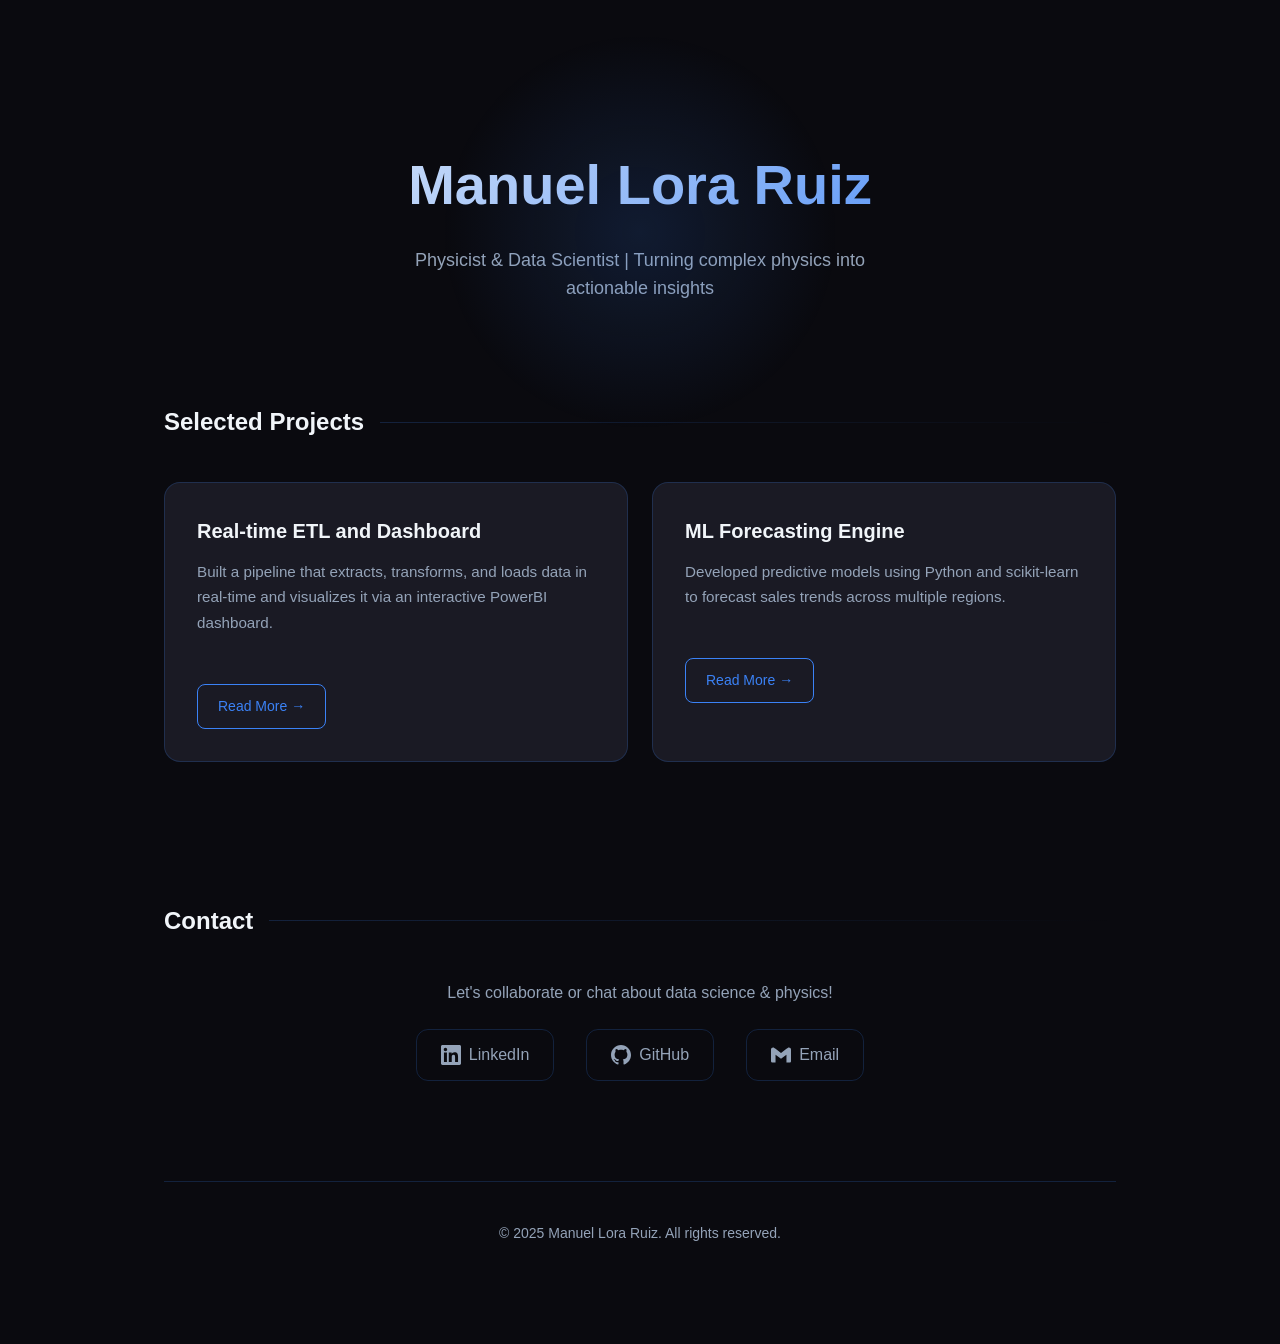
<file: index.html>
<!DOCTYPE html>
<html lang="en">
<head>
  <meta charset="UTF-8"/>
  <meta name="viewport" content="width=device-width, initial-scale=1.0"/>
  <title>Manuel Lora Ruiz | Portfolio</title>
  <link href__="https://cdn.jsdelivr.net/npm/bootstrap@5.3.3/dist/css/bootstrap.min.css" rel="stylesheet"/>
  <link rel="stylesheet" href__="https://cdn.jsdelivr.net/gh/devicons/devicon@latest/devicon.min.css">
  <link href__="https://fonts.googleapis.com/css2?family=Inter:wght@300;400;500;600;700&display=swap" rel="stylesheet">
  
  <style>
    :root {
      --bg-primary: #0a0a0f;
      --bg-secondary: #12121a;
      --bg-card: #1a1a24;
      --accent: #3b82f6;
      --accent-glow: rgba(59, 130, 246, 0.15);
      --text-primary: #f1f5f9;
      --text-secondary: #94a3b8;
      --border: rgba(59, 130, 246, 0.2);
    }

    * {
      margin: 0;
      padding: 0;
      box-sizing: border-box;
    }

    body {
      font-family: 'Inter', sans-serif;
      background: var(--bg-primary);
      color: var(--text-primary);
      line-height: 1.6;
      min-height: 100vh;
    }

    .container-page {
      max-width: 1000px;
      margin: 0 auto;
      padding: 60px 24px;
    }

    /* Hero Section */
    .hero {
      text-align: center;
      padding: 80px 0 100px;
      position: relative;
    }

    .hero::before {
      content: '';
      position: absolute;
      top: 50%;
      left: 50%;
      transform: translate(-50%, -50%);
      width: 400px;
      height: 400px;
      background: radial-gradient(circle, var(--accent-glow) 0%, transparent 70%);
      pointer-events: none;
    }

    .hero h1 {
      font-size: clamp(2.5rem, 6vw, 3.5rem);
      font-weight: 700;
      margin-bottom: 16px;
      background: linear-gradient(135deg, var(--text-primary) 0%, var(--accent) 100%);
      -webkit-background-clip: text;
      -webkit-text-fill-color: transparent;
      background-clip: text;
      position: relative;
    }

    .hero p {
      font-size: 1.125rem;
      color: var(--text-secondary);
      font-weight: 400;
      max-width: 500px;
      margin: 0 auto;
    }

    /* Section Titles */
    .section-title {
      font-size: 1.5rem;
      font-weight: 600;
      margin-bottom: 40px;
      color: var(--text-primary);
      display: flex;
      align-items: center;
      gap: 16px;
    }

    .section-title::after {
      content: '';
      flex: 1;
      height: 1px;
      background: linear-gradient(90deg, var(--border), transparent);
    }

    /* Project Grid */
    .project-grid {
      display: grid;
      grid-template-columns: repeat(auto-fit, minmax(300px, 1fr));
      gap: 24px;
      margin-bottom: 80px;
    }

    /* Project Cards */
    .project-card {
      background: var(--bg-card);
      border: 1px solid var(--border);
      border-radius: 16px;
      padding: 32px;
      transition: all 0.3s ease;
      position: relative;
      overflow: hidden;
    }

    .project-card::before {
      content: '';
      position: absolute;
      top: 0;
      left: 0;
      right: 0;
      height: 3px;
      background: linear-gradient(90deg, var(--accent), transparent);
      opacity: 0;
      transition: opacity 0.3s ease;
    }

    .project-card:hover {
      transform: translateY(-4px);
      border-color: var(--accent);
      box-shadow: 0 20px 40px rgba(0, 0, 0, 0.3), 0 0 40px var(--accent-glow);
    }

    .project-card:hover::before {
      opacity: 1;
    }

    .project-card h5 {
      font-size: 1.25rem;
      font-weight: 600;
      margin-bottom: 12px;
      color: var(--text-primary);
    }

    .project-card p {
      color: var(--text-secondary);
      font-size: 0.95rem;
      margin-bottom: 24px;
      line-height: 1.7;
    }

    /* Tech Icons */
    .tech-icons {
      display: flex;
      gap: 16px;
      margin-bottom: 24px;
    }

    .tech-icons i {
      font-size: 1.75rem;
      color: var(--text-secondary);
      transition: all 0.2s ease;
    }

    .tech-icons i:hover {
      color: var(--accent);
      transform: scale(1.1);
    }

    /* Buttons */
    .btn-outline-info {
      color: var(--accent);
      border: 1px solid var(--accent);
      border-radius: 8px;
      padding: 10px 20px;
      font-size: 0.875rem;
      font-weight: 500;
      transition: all 0.2s ease;
      text-decoration: none;
      display: inline-block;
    }

    .btn-outline-info:hover {
      background: var(--accent);
      color: var(--bg-primary);
      box-shadow: 0 0 20px var(--accent-glow);
    }

    /* Contact Section */
    #contact {
      text-align: center;
      padding: 60px 0;
    }

    .contact p {
      color: var(--text-secondary);
      margin-bottom: 24px;
    }

    .contact-links {
      display: flex;
      justify-content: center;
      gap: 32px;
      flex-wrap: wrap;
    }

    .contact-links a {
      display: flex;
      align-items: center;
      gap: 8px;
      color: var(--text-secondary);
      text-decoration: none;
      font-weight: 500;
      padding: 12px 24px;
      border: 1px solid var(--border);
      border-radius: 12px;
      transition: all 0.2s ease;
    }

    .contact-links a:hover {
      color: var(--accent);
      border-color: var(--accent);
      background: var(--accent-glow);
    }

    .contact-links svg {
      width: 20px;
      height: 20px;
    }

    /* Footer */
    footer {
      text-align: center;
      padding: 40px 0;
      border-top: 1px solid var(--border);
      margin-top: 40px;
    }

    footer p {
      color: var(--text-secondary);
      font-size: 0.875rem;
    }

    /* Animations */
    .fade-in {
      opacity: 0;
      transform: translateY(20px);
      animation: fadeIn 0.6s ease forwards;
    }

    .fade-in:nth-child(2) { animation-delay: 0.1s; }
    .fade-in:nth-child(3) { animation-delay: 0.2s; }
    .fade-in:nth-child(4) { animation-delay: 0.3s; }

    @keyframes fadeIn {
      to {
        opacity: 1;
        transform: translateY(0);
      }
    }

    /* Responsive */
    @media (max-width: 640px) {
      .container-page {
        padding: 40px 16px;
      }
      
      .hero {
        padding: 60px 0 80px;
      }
      
      .project-card {
        padding: 24px;
      }
      
      .contact-links {
        flex-direction: column;
        align-items: center;
      }
      
      .contact-links a {
        width: 100%;
        max-width: 200px;
        justify-content: center;
      }
    }
  </style>
</head>

<body>
  <div class="container-page">

    <!-- Hero -->
    <section class="hero fade-in">
      <h1>Manuel Lora Ruiz</h1>
      <p>Physicist & Data Scientist | Turning complex physics into actionable insights</p>
    </section>

    <!-- Featured Projects -->
    <section id="projects" class="fade-in">
      <h2 class="section-title">Selected Projects</h2>
      <div class="project-grid">

        <div class="project-card fade-in">
          <h5>Real-time ETL and Dashboard</h5>
          <p>Built a pipeline that extracts, transforms, and loads data in real-time and visualizes it via an interactive PowerBI dashboard.</p>
          <div class="tech-icons">
            <i class="devicon-python-plain" title="Python"></i>
            <i class="devicon-azuresqldatabase-plain" title="SQL"></i>
            <i class="devicon-azure-plain" title="Power BI"></i>
          </div>
          <a href__="project_detail.html" class="btn btn-outline-info">Read More →</a>
        </div>

        <div class="project-card fade-in">
          <h5>ML Forecasting Engine</h5>
          <p>Developed predictive models using Python and scikit-learn to forecast sales trends across multiple regions.</p>
          <div class="tech-icons">
            <i class="devicon-python-plain" title="Python"></i>
            <i class="devicon-scikitlearn-plain" title="scikit-learn"></i>
            <i class="devicon-jupyter-plain" title="Jupyter"></i>
          </div>
          <a href__="project_detail.html" class="btn btn-outline-info">Read More →</a>
        </div>

      </div>
    </section>

    <!-- Contact -->
    <section id="contact" class="fade-in">
      <h2 class="section-title">Contact</h2>
      <div class="contact">
        <p>Let's collaborate or chat about data science & physics!</p>
        <div class="contact-links">
          <a href__="https://www.linkedin.com/in/manuelloraruiz" target="_blank">
            <svg viewBox="0 0 24 24" fill="currentColor"><path d="M20.447 20.452h-3.554v-5.569c0-1.328-.027-3.037-1.852-3.037-1.853 0-2.136 1.445-2.136 2.939v5.667H9.351V9h3.414v1.561h.046c.477-.9 1.637-1.85 3.37-1.85 3.601 0 4.267 2.37 4.267 5.455v6.286zM5.337 7.433c-1.144 0-2.063-.926-2.063-2.065 0-1.138.92-2.063 2.063-2.063 1.14 0 2.064.925 2.064 2.063 0 1.139-.925 2.065-2.064 2.065zm1.782 13.019H3.555V9h3.564v11.452zM22.225 0H1.771C.792 0 0 .774 0 1.729v20.542C0 23.227.792 24 1.771 24h20.451C23.2 24 24 23.227 24 22.271V1.729C24 .774 23.2 0 22.222 0h.003z"/></svg>
            LinkedIn
          </a>
          <a href__="https://github.com/mlr58" target="_blank">
            <svg viewBox="0 0 24 24" fill="currentColor"><path d="M12 0c-6.626 0-12 5.373-12 12 0 5.302 3.438 9.8 8.207 11.387.599.111.793-.261.793-.577v-2.234c-3.338.726-4.033-1.416-4.033-1.416-.546-1.387-1.333-1.756-1.333-1.756-1.089-.745.083-.729.083-.729 1.205.084 1.839 1.237 1.839 1.237 1.07 1.834 2.807 1.304 3.492.997.107-.775.418-1.305.762-1.604-2.665-.305-5.467-1.334-5.467-5.931 0-1.311.469-2.381 1.236-3.221-.124-.303-.535-1.524.117-3.176 0 0 1.008-.322 3.301 1.23.957-.266 1.983-.399 3.003-.404 1.02.005 2.047.138 3.006.404 2.291-1.552 3.297-1.23 3.297-1.23.653 1.653.242 2.874.118 3.176.77.84 1.235 1.911 1.235 3.221 0 4.609-2.807 5.624-5.479 5.921.43.372.823 1.102.823 2.222v3.293c0 .319.192.694.801.576 4.765-1.589 8.199-6.086 8.199-11.386 0-6.627-5.373-12-12-12z"/></svg>
            GitHub
          </a>
          <a href__="mailto:manuelloraruiz8@gmail.com">
            <svg viewBox="0 0 24 24" fill="currentColor"><path d="M24 5.457v13.909c0 .904-.732 1.636-1.636 1.636h-3.819V11.73L12 16.64l-6.545-4.91v9.273H1.636A1.636 1.636 0 0 1 0 19.366V5.457c0-2.023 2.309-3.178 3.927-1.964L5.455 4.64 12 9.548l6.545-4.91 1.528-1.145C21.69 2.28 24 3.434 24 5.457z"/></svg>
            Email
          </a>
        </div>
      </div>
    </section>

    <footer>
      <p>&copy; 2025 Manuel Lora Ruiz. All rights reserved.</p>
    </footer>

  </div>
</body>
</html>
</file>
